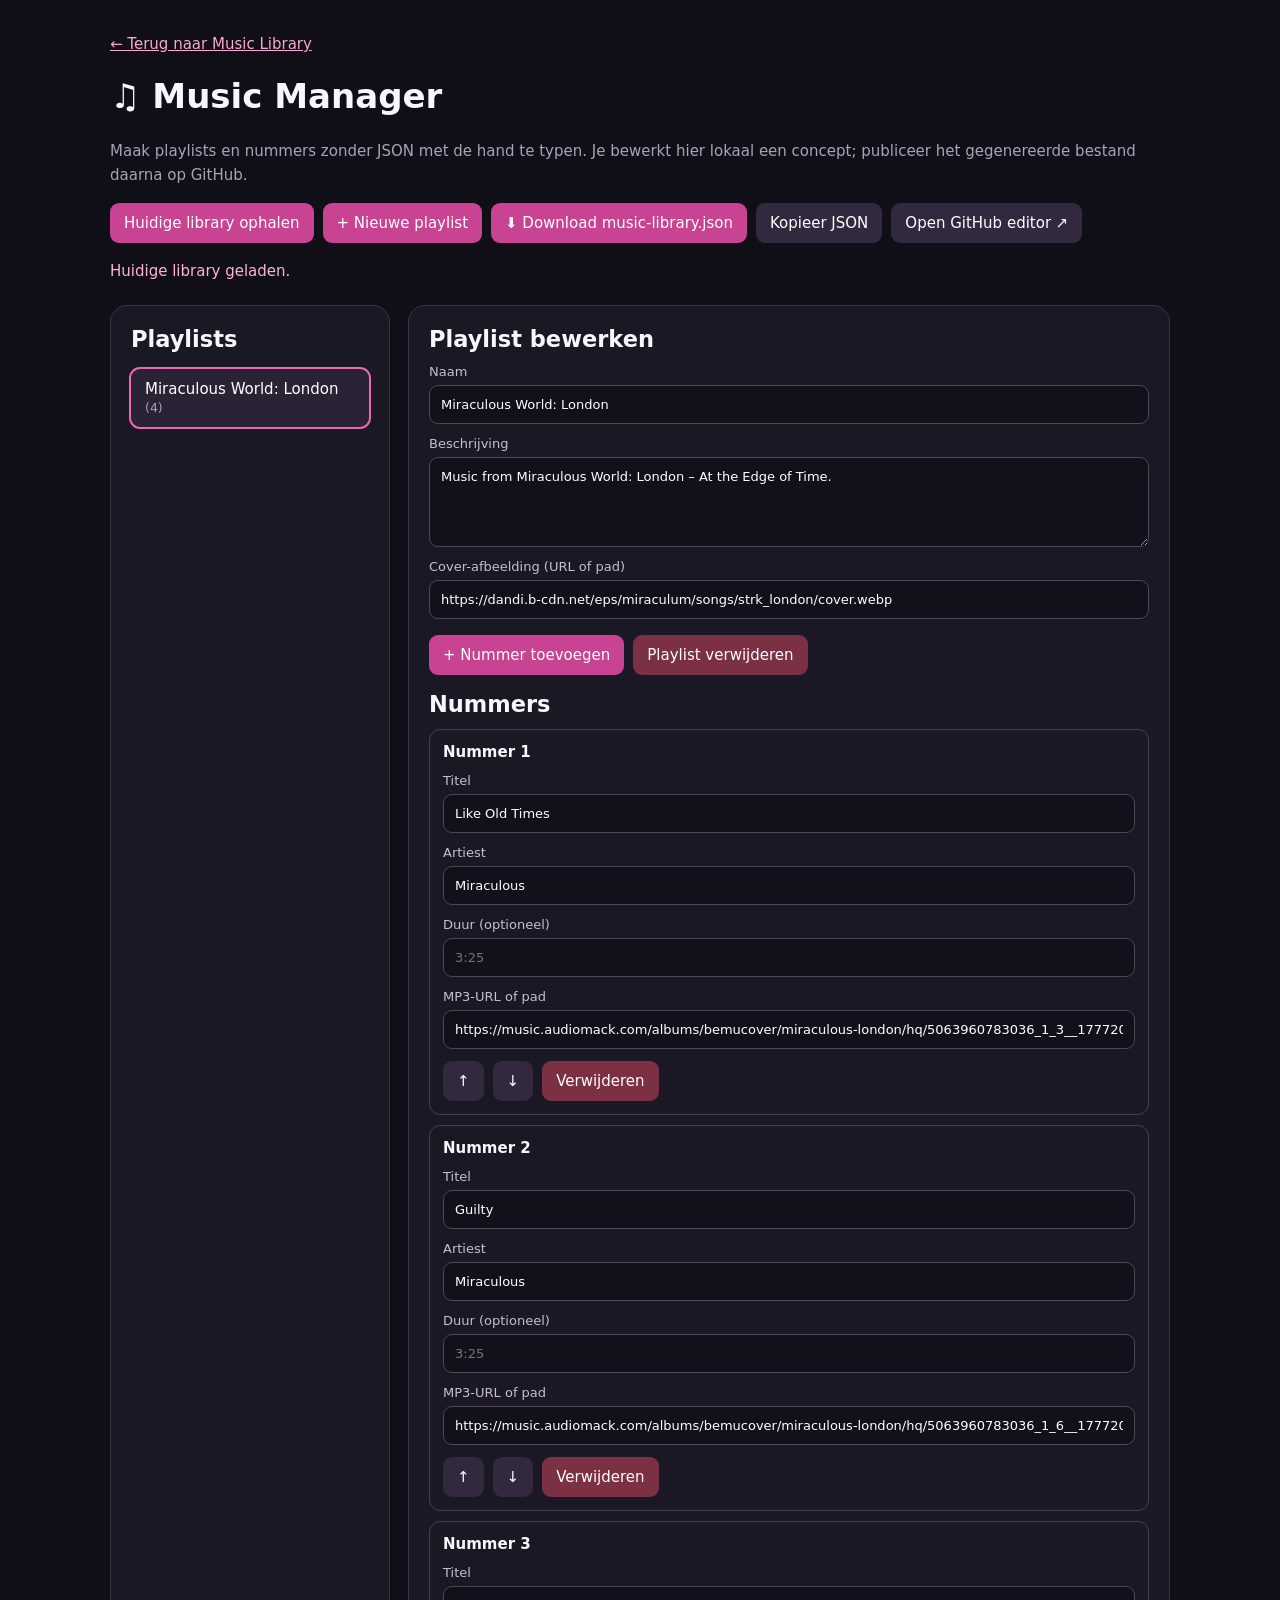
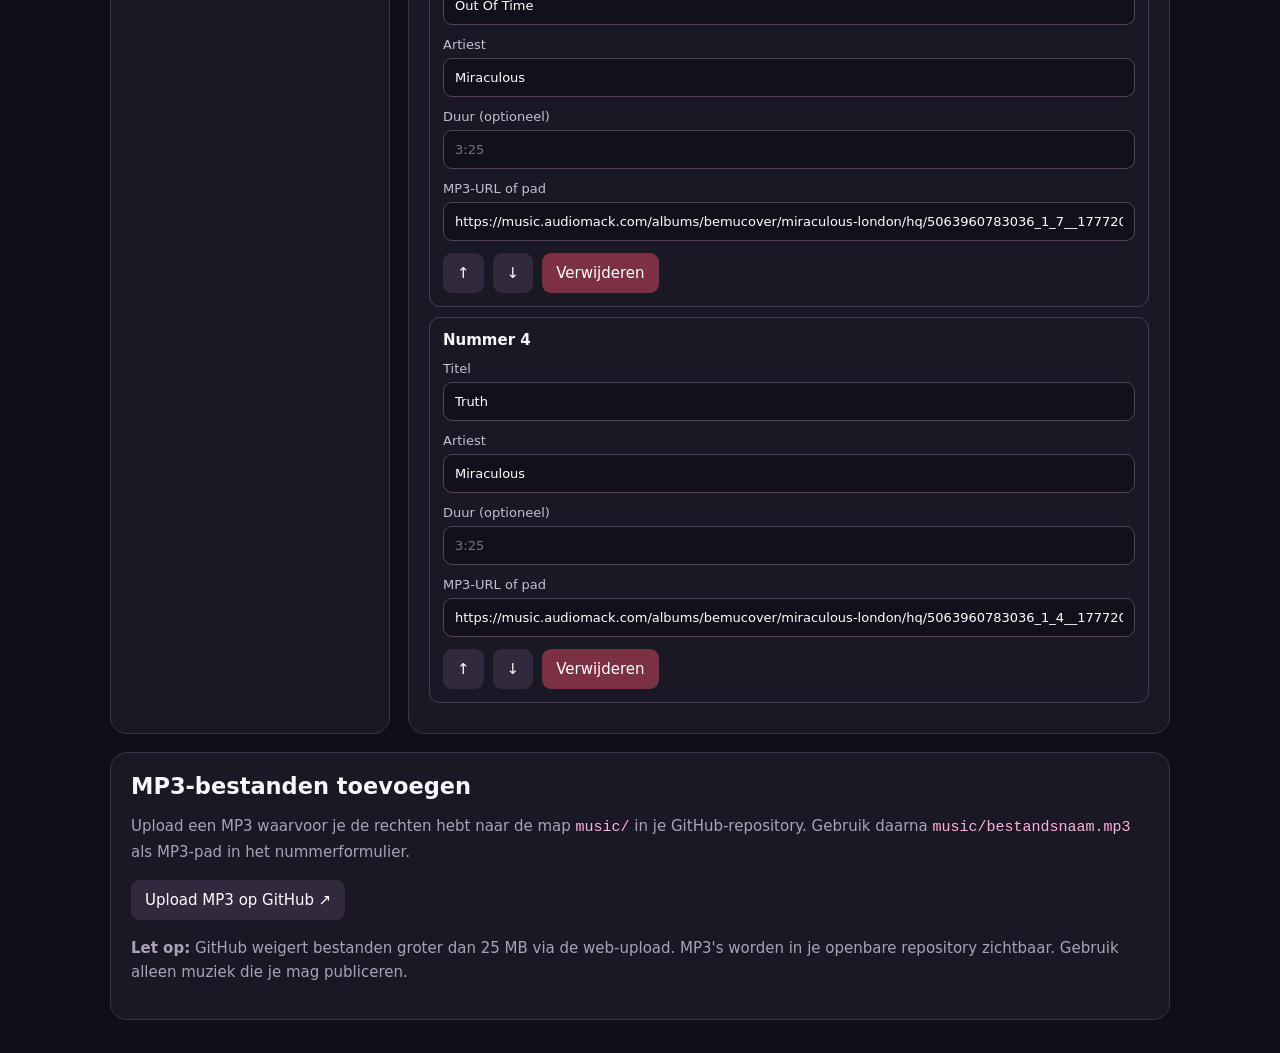
<file: music-manager.html>
<!doctype html>
<html lang="nl"><head><meta charset="utf-8"><meta name="viewport" content="width=device-width,initial-scale=1"><title>MiracuVerse • Music Manager</title>
<style>
:root{color-scheme:dark;font:15px system-ui;background:#100f18;color:#f9f5fc}*{box-sizing:border-box}body{margin:0}main{max-width:1100px;margin:35px auto;padding:0 20px}h1{font-size:34px}h2{margin:0 0 12px}p,.muted{color:#aaa2b9;line-height:1.6}.layout{display:grid;grid-template-columns:280px 1fr;gap:18px;margin-top:22px}.panel{background:#1b1825;border:1px solid #3c3149;border-radius:17px;padding:20px}button,.button{background:#c84391;color:#fff;border:0;border-radius:9px;padding:11px 14px;cursor:pointer;font:inherit;text-decoration:none;display:inline-block}button.secondary,.button.secondary{background:#33293e}button.danger{background:#7c3044}button:disabled{opacity:.5}button:hover{filter:brightness(1.12)}.actions{display:flex;gap:9px;flex-wrap:wrap;margin:16px 0}.field{display:block;margin:12px 0;font-size:13px;color:#c7bed0}input,textarea,select{display:block;width:100%;background:#12101a;border:1px solid #51445b;border-radius:9px;padding:11px;color:#fff;font:inherit;margin-top:6px}input[type=file]{padding:8px}textarea{min-height:90px}.playlist{width:100%;text-align:left;background:#2a2336;margin:5px 0}.playlist.active{outline:2px solid #ed67b1}.song{border:1px solid #493c51;border-radius:11px;padding:13px;margin:10px 0}.song .actions{margin:8px 0 0}small{color:#a89fb4}code{color:#ffb2da}#status{min-height:20px;color:#ffb2da}.hint{padding:14px;border-radius:12px;background:#281e32;border:1px solid #51405d}a{color:#f7a8d5}@media(max-width:700px){.layout{grid-template-columns:1fr}main{margin-top:18px}}
</style></head><body><main><a href="./#/music">← Terug naar Music Library</a><h1>♫ Music Manager</h1><p>Maak playlists en nummers zonder JSON met de hand te typen. Je bewerkt hier lokaal een concept; publiceer het gegenereerde bestand daarna op GitHub.</p>
<div class="actions"><button id="load">Huidige library ophalen</button><button id="add-playlist">+ Nieuwe playlist</button><button id="download">⬇ Download music-library.json</button><button id="copy" class="secondary">Kopieer JSON</button><a class="button secondary" href="https://github.com/Cozynxis/Miracuverse/edit/main/music-library.json" target="_blank" rel="noopener">Open GitHub editor ↗</a></div>
<p id="status" role="status"></p><div class="layout"><aside class="panel"><h2>Playlists</h2><div id="list"></div></aside><section class="panel" id="editor"><p>Kies of maak een playlist.</p></section></div>
<section class="panel" style="margin-top:18px"><h2>MP3-bestanden toevoegen</h2><p>Upload een MP3 waarvoor je de rechten hebt naar de map <code>music/</code> in je GitHub-repository. Gebruik daarna <code>music/bestandsnaam.mp3</code> als MP3-pad in het nummerformulier.</p><div class="actions"><a class="button secondary" target="_blank" rel="noopener" href="https://github.com/Cozynxis/Miracuverse/upload/main/music">Upload MP3 op GitHub ↗</a></div><p><strong>Let op:</strong> GitHub weigert bestanden groter dan 25 MB via de web-upload. MP3's worden in je openbare repository zichtbaar. Gebruik alleen muziek die je mag publiceren.</p></section>
</main><script>
let data={playlists:[]},chosen=null;
const $=id=>document.getElementById(id),esc=s=>String(s??'').replace(/[&<>"']/g,c=>({'&':'&amp;','<':'&lt;','>':'&gt;','"':'&quot;','\'':'&#39;'}[c]));
const slug=s=>String(s||'playlist').toLowerCase().normalize('NFD').replace(/[\u0300-\u036f]/g,'').replace(/[^a-z0-9]+/g,'-').replace(/^-|-$/g,'')||'playlist';
const message=s=>$('status').textContent=s;
const json=()=>JSON.stringify(data,null,2)+'\n';
function render(){const playlists=data.playlists;$('list').innerHTML=playlists.map((p,i)=>'<button class="playlist '+(i===chosen?'active':'')+'" data-p="'+i+'">'+esc(p.title||'Nieuwe playlist')+' <small>('+p.songs.length+')</small></button>').join('')||'<p>Nog geen playlists.</p>';$('list').querySelectorAll('[data-p]').forEach(b=>b.onclick=()=>{chosen=Number(b.dataset.p);render()});const p=playlists[chosen];if(!p){$('editor').innerHTML='<p>Kies of maak een playlist.</p>';return}
$('editor').innerHTML='<h2>Playlist bewerken</h2><label class="field">Naam<input id="p-title" value="'+esc(p.title)+'"></label><label class="field">Beschrijving<textarea id="p-desc">'+esc(p.description||'')+'</textarea></label><label class="field">Cover-afbeelding (URL of pad)<input id="p-cover" value="'+esc(p.cover||'')+'" placeholder="https://... of music/covers/london.jpg"></label><div class="actions"><button id="add-song">+ Nummer toevoegen</button><button id="remove-playlist" class="danger">Playlist verwijderen</button></div><h2>Nummers</h2><div id="songs">'+p.songs.map((s,i)=>'<div class="song"><strong>Nummer '+(i+1)+'</strong><label class="field">Titel<input data-song="'+i+'" data-key="title" value="'+esc(s.title)+'"></label><label class="field">Artiest<input data-song="'+i+'" data-key="artist" value="'+esc(s.artist||'')+'"></label><label class="field">Duur (optioneel)<input data-song="'+i+'" data-key="duration" value="'+esc(s.duration||'')+'" placeholder="3:25"></label><label class="field">MP3-URL of pad<input data-song="'+i+'" data-key="src" value="'+esc(s.src||'')+'" placeholder="music/london-theme.mp3"></label><div class="actions"><button class="secondary" data-up="'+i+'">↑</button><button class="secondary" data-down="'+i+'">↓</button><button class="danger" data-delete="'+i+'">Verwijderen</button></div></div>').join('')+'</div>';
[['p-title','title'],['p-desc','description'],['p-cover','cover']].forEach(([id,key])=>$(id).oninput=e=>{p[key]=e.target.value;if(key==='title')$('list').querySelector('[data-p="'+chosen+'"]').firstChild.textContent=p.title+' '});
$('editor').querySelectorAll('[data-song]').forEach(el=>el.oninput=e=>{p.songs[Number(el.dataset.song)][el.dataset.key]=e.target.value});
$('add-song').onclick=()=>{p.songs.push({id:'track-'+Date.now(),title:'New track',artist:'',duration:'',src:''});render()};
$('remove-playlist').onclick=()=>{if(confirm('Playlist verwijderen?')){data.playlists.splice(chosen,1);chosen=data.playlists.length?0:null;render()}};
$('editor').querySelectorAll('[data-delete]').forEach(b=>b.onclick=()=>{p.songs.splice(Number(b.dataset.delete),1);render()});
$('editor').querySelectorAll('[data-up]').forEach(b=>b.onclick=()=>move(Number(b.dataset.up),-1));
$('editor').querySelectorAll('[data-down]').forEach(b=>b.onclick=()=>move(Number(b.dataset.down),1));
function move(i,d){const j=i+d;if(j<0||j>=p.songs.length)return;[p.songs[i],p.songs[j]]=[p.songs[j],p.songs[i]];render()}
}
$('load').onclick=async()=>{try{const r=await fetch('./music-library.json?ts='+Date.now(),{cache:'no-store'});if(!r.ok)throw Error('HTTP '+r.status);const d=await r.json();if(!Array.isArray(d.playlists))throw Error('Ongeldig formaat');if(data.playlists.length&&!confirm('Huidig concept vervangen door de online library?'))return;data=d;chosen=data.playlists.length?0:null;render();message('Huidige library geladen.')}catch(e){message('Kon library niet ophalen: '+e.message)}};
$('add-playlist').onclick=()=>{const title=prompt('Naam van de playlist?');if(!title?.trim())return;let id=slug(title);if(data.playlists.some(p=>p.id===id))id+='-'+Date.now();data.playlists.push({id,title:title.trim(),description:'',cover:'',songs:[]});chosen=data.playlists.length-1;render();message('Playlist toegevoegd aan je concept.')};
$('download').onclick=()=>{const blob=new Blob([json()],{type:'application/json'});const a=document.createElement('a');a.href=URL.createObjectURL(blob);a.download='music-library.json';a.click();setTimeout(()=>URL.revokeObjectURL(a.href),1000);message('Download klaar. Upload/vervang music-library.json op GitHub.')};
$('copy').onclick=async()=>{try{await navigator.clipboard.writeText(json());message('JSON gekopieerd. Plak het in de GitHub editor en klik Commit changes.')}catch(e){message('Kopiëren niet toegestaan; gebruik Download.')}};
$('load').click();
</script></body></html>
</file>
